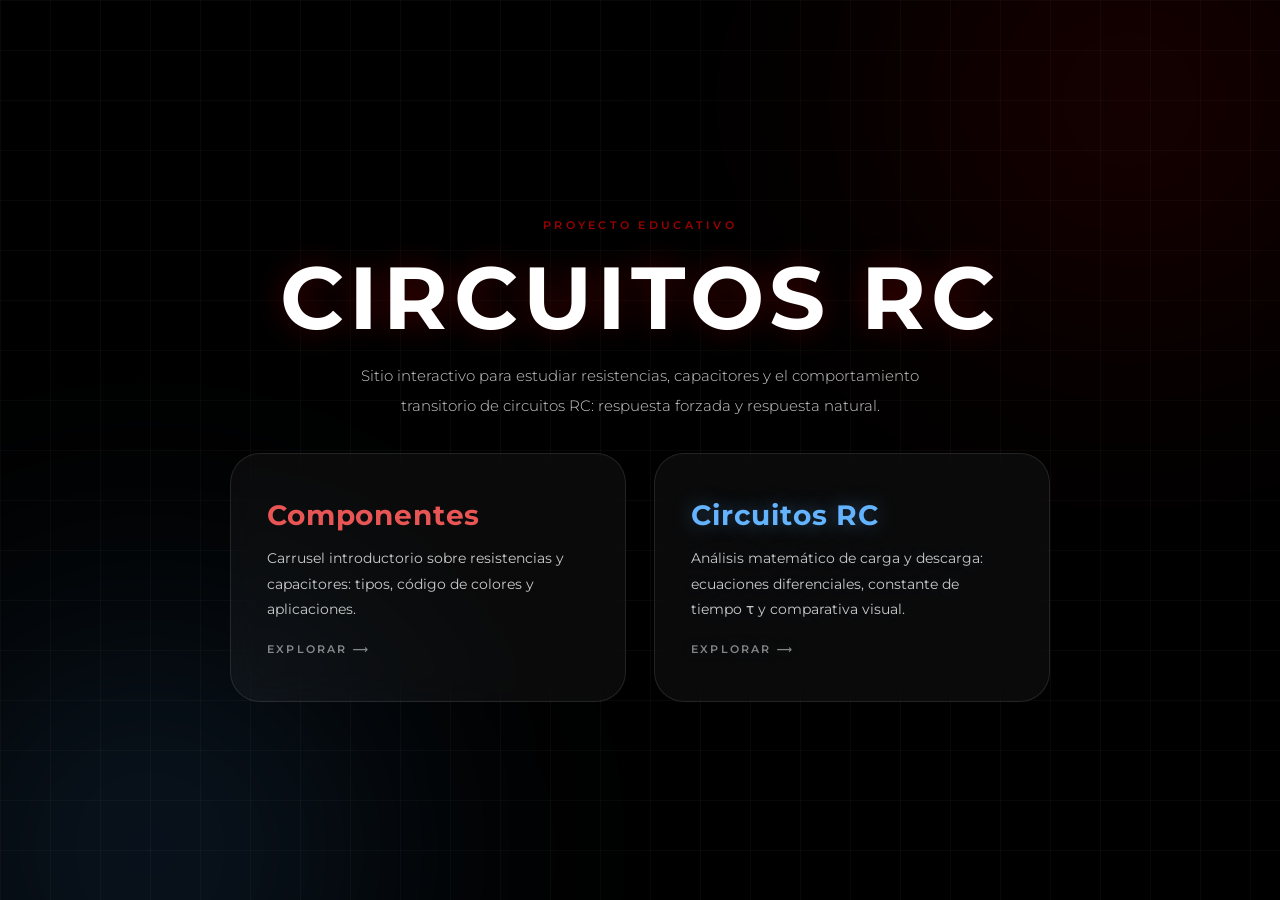
<file: index.html>
<!doctype html>
<html lang="es">
  <head>
    <meta charset="UTF-8" />
    <meta name="viewport" content="width=device-width, initial-scale=1.0" />
    <title>Circuitos RC — Proyecto Educativo</title>
    <link rel="preconnect" href="https://fonts.googleapis.com" />
    <link rel="preconnect" href="https://fonts.gstatic.com" crossorigin />
    <link href="https://fonts.googleapis.com/css2?family=Montserrat:wght@400;500;600;700&display=swap" rel="stylesheet" />
    <link rel="stylesheet" href="css/base.css" />
    <link rel="stylesheet" href="css/landing.css" />
  </head>
  <body>
    <div class="background-grid"></div>
    <div class="glow-red"></div>
    <div class="glow-blue"></div>

    <main class="landing">
      <span class="landing-tag">Proyecto educativo</span>
      <h1>Circuitos RC</h1>
      <p>
        Sitio interactivo para estudiar resistencias, capacitores y el comportamiento
        transitorio de circuitos RC: respuesta forzada y respuesta natural.
      </p>

      <div class="landing-grid">
        <a href="componentes.html" class="landing-card red">
          <h2>Componentes</h2>
          <p>Carrusel introductorio sobre resistencias y capacitores: tipos, código de colores y aplicaciones.</p>
          <span class="card-link">Explorar ⟶</span>
        </a>
        <a href="circuitos-rc.html" class="landing-card blue">
          <h2>Circuitos RC</h2>
          <p>Análisis matemático de carga y descarga: ecuaciones diferenciales, constante de tiempo τ y comparativa visual.</p>
          <span class="card-link">Explorar ⟶</span>
        </a>
      </div>
    </main>
  </body>
</html>
</file>
<file: css/base.css>
@import url("variables.css");

@import url("typography.css");

*,
*::before,
*::after {
  margin: 0;
  padding: 0;
  box-sizing: border-box;
}

html {
  scroll-behavior: smooth;
}

body {
  background: var(--bg-dark);
  color: white;
  overflow-x: hidden;
  font-family: var(--font-body);
}

/* Fondo decorativo compartido */
.background-grid {
  position: fixed;
  inset: 0;
  background-image:
    linear-gradient(rgba(255, 255, 255, 0.03) 1px, transparent 1px),
    linear-gradient(90deg, rgba(255, 255, 255, 0.03) 1px, transparent 1px);
  background-size: 50px 50px;
  z-index: -5;
}

.glow-red {
  position: fixed;
  width: 700px;
  height: 700px;
  top: -250px;
  right: -200px;
  background: radial-gradient(circle, rgba(153, 0, 0, 0.22), transparent 70%);
  filter: blur(120px);
  z-index: -4;
  animation: floatRed 8s ease-in-out infinite alternate;
}

.glow-blue {
  position: fixed;
  width: 700px;
  height: 700px;
  bottom: -300px;
  left: -200px;
  background: radial-gradient(circle, rgba(77, 166, 255, 0.18), transparent 70%);
  filter: blur(120px);
  z-index: -4;
  animation: floatBlue 10s ease-in-out infinite alternate;
}

@keyframes floatRed {
  to { transform: translateY(40px); }
}

@keyframes floatBlue {
  to { transform: translateY(-50px); }
}

@keyframes fadeUp {
  from { opacity: 0; transform: translateY(40px); }
  to { opacity: 1; transform: translateY(0); }
}

@keyframes bounce {
  0%, 100% { transform: translateY(0); }
  50% { transform: translateY(10px); }
}

@keyframes shine {
  to { transform: translateX(200%); }
}

/* Utilidades de texto */
.text {
  font-size: 14px;
  line-height: 2;
  opacity: 0.9;
  max-width: 850px;
}

.math {
  font-size: 32px;
  text-align: center;
  margin: 20px 0;
}

.blue { color: var(--color-blue); text-shadow: 0 0 20px var(--color-blue-glow); }

@media (max-width: 768px) {
  .math { font-size: 20px; }
}
</file>
<file: css/landing.css>
@import url("variables.css");

.landing {
  min-height: 100vh;
  display: flex;
  flex-direction: column;
  justify-content: center;
  align-items: center;
  text-align: center;
  padding: 60px 24px 40px;
}

.landing h1 {
  font-size: clamp(3rem, 10vw, 5.5rem);
  letter-spacing: 0.06em;
  text-transform: uppercase;
  text-shadow:
    0 0 30px var(--color-red-glow),
    0 4px 20px rgba(0, 0, 0, 0.8);
  margin-bottom: 16px;
  line-height: 1.05;
}

.landing > p {
  max-width: 560px;
  line-height: 2;
  opacity: 0.8;
  margin-bottom: 2rem;
  font-size: 0.95rem;
  font-weight: 300;
}

.landing-grid {
  display: grid;
  grid-template-columns: repeat(auto-fit, minmax(280px, 1fr));
  gap: 28px;
  max-width: 820px;
  width: 100%;
}

.landing-card {
  padding: 44px 36px;
  border-radius: var(--radius-lg);
  background: var(--glass-bg);
  border: 1px solid var(--glass-border);
  backdrop-filter: var(--glass-blur);
  text-decoration: none;
  color: white;
  transition: 0.45s ease;
  text-align: left;
  position: relative;
  overflow: hidden;
}

.landing-card::before {
  content: "";
  position: absolute;
  inset: 0;
  opacity: 0;
  transition: 0.45s ease;
}

.landing-card.red::before {
  background: radial-gradient(circle at top right, rgba(153, 0, 0, 0.15), transparent 60%);
}

.landing-card.blue::before {
  background: radial-gradient(circle at top right, rgba(99, 179, 255, 0.12), transparent 60%);
}

.landing-card:hover {
  transform: translateY(-10px);
  border-color: rgba(255, 255, 255, 0.18);
}

.landing-card:hover::before { opacity: 1; }

.landing-card.red:hover {
  box-shadow: 0 24px 50px rgba(0, 0, 0, 0.6), 0 0 40px rgba(153, 0, 0, 0.2);
}

.landing-card.blue:hover {
  box-shadow: 0 24px 50px rgba(0, 0, 0, 0.6), 0 0 40px rgba(77, 166, 255, 0.2);
}

.landing-card h2 {
  font-size: 1.75rem;
  margin-bottom: 14px;
  position: relative;
  letter-spacing: 0.03em;
}

.landing-card.red h2 { color: #e85555; }
.landing-card.blue h2 { color: var(--color-blue); }

.landing-card p {
  font-size: 0.85rem;
  line-height: 1.85;
  opacity: 0.78;
  position: relative;
}

.landing-card .card-link {
  display: inline-block;
  margin-top: 20px;
  font-family: var(--font-body);
  font-size: 0.68rem;
  font-weight: 600;
  letter-spacing: 0.2em;
  text-transform: uppercase;
  opacity: 0.5;
  transition: 0.3s;
}

.landing-card:hover .card-link {
  opacity: 1;
  color: white;
}

.landing-tag {
  display: inline-block;
  margin-bottom: 20px;
  font-size: 0.68rem;
  font-weight: 600;
  letter-spacing: 0.3em;
  color: var(--color-red);
  text-transform: uppercase;
}
</file>
